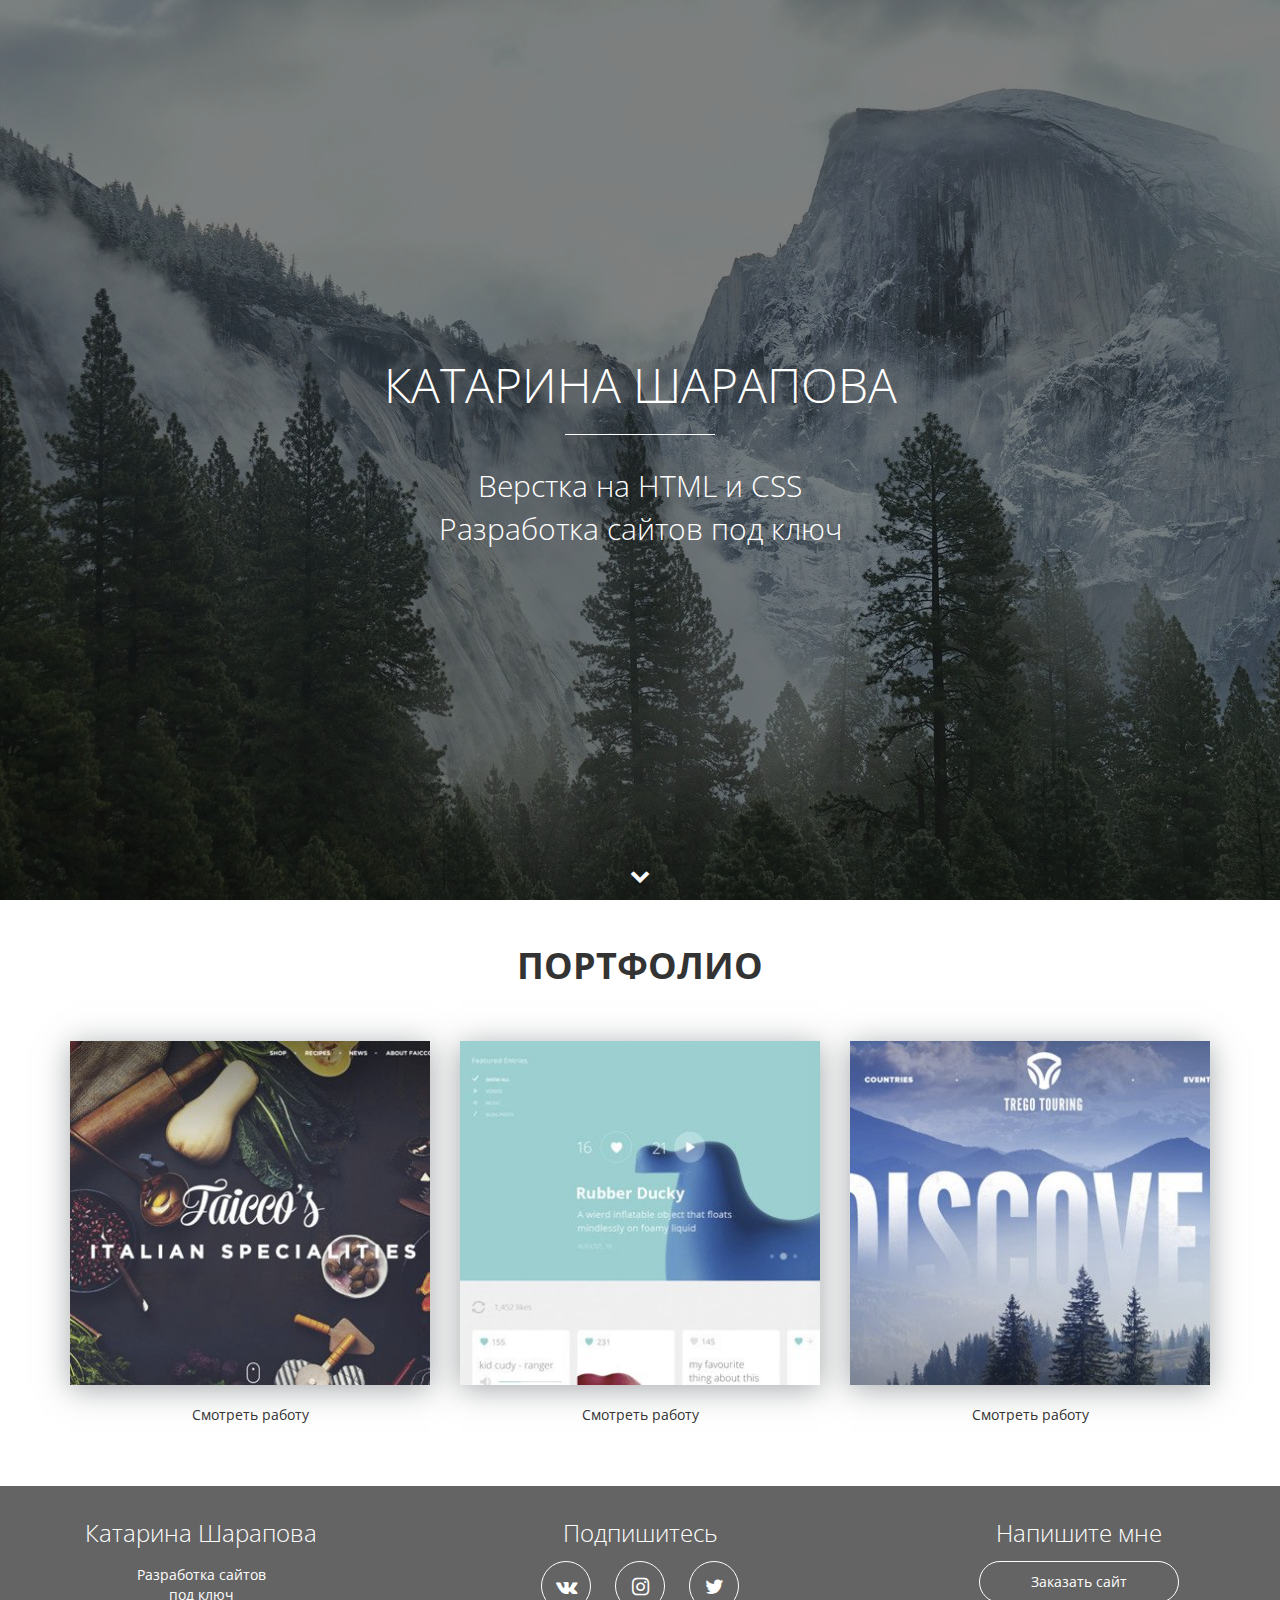
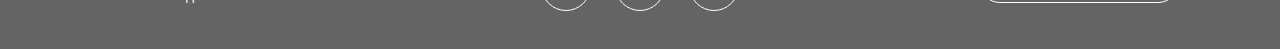
<file: index.html>
<!DOCTYPE html>
<html lang="ru">
  <head>
    <meta charset="utf-8">
    <meta http-equiv="X-UA-Compatible" content="IE=edge">
    <meta name="viewport" content="width=device-width, initial-scale=1">
    <meta property="og:url" content="">
    <meta property="og:type" content="website">
    <meta property="og:title" content="Катарина Шарапова - верстка сайтов на HTML и CSS">
    <meta property="og:image" content="">
    <meta property="og:description" content="Закажите разработку сайта без посредников">
    <meta property="og:site_name" content="Портфолио верстальщика">
    <meta property="article:author" content="Катарина Шарапова">
    <title>Катарина Шарапова - Портфолио</title>
    <link href="https://fonts.googleapis.com/css?family=Open+Sans:400,700&amp;subset=cyrillic" rel="stylesheet">
    <link rel="stylesheet" href="css/fontello.css">
    <link rel="stylesheet" href="css/fontello-embedded.css">
    <link href="css/bootstrap.min.css" rel="stylesheet">
    <link href="css/style.css" rel="stylesheet">
    <link rel="shortcut icon" type="image/x-icon" href="favicon.ico">
    <!--[if lt IE 9]>
      <script src="https://oss.maxcdn.com/html5shiv/3.7.3/html5shiv.min.js"></script>
      <script src="https://oss.maxcdn.com/respond/1.4.2/respond.min.js"></script>
    <![endif]-->
  </head>
  <body>
    <div class="main">
    <div class="main-overlay"></div>
      <div class="wrapper">
        <div class="main-header">
        <h1>Катарина Шарапова</h1>
        <div class="main-line"></div>
        <p>Верстка на HTML и CSS<br>Разработка сайтов под ключ</p>
      </div>
      </div>
      <a class = "main-down slowly" href="#portfolio"><i class="icon-down"></i></a>
    </div>

    <div class="portfolio" id = "portfolio">
      <div class="container">
        <h2 class="section-header">Портфолио</h2>
        <div class="row">
          <div class="col-md-4">
            <div class="portfolio-block">
            <img src="img/portfolio/1.jpg" alt="Работа №1">
            <a data-toggle="modal" data-work = 'work-1' href="#work">Смотреть работу</a>
          </div>
          </div>
          <div class="col-md-4">
            <div class="portfolio-block">
            <img src="img/portfolio/2.jpg" alt="Работа №2">
            <a data-toggle="modal" data-work = 'work-2' href="#work">Смотреть работу</a>
          </div>
          </div>
          <div class="col-md-4">
            <div class="portfolio-block">
            <img src="img/portfolio/3.jpg" alt="Работа №3">
            <a data-toggle="modal" data-work = 'work-3' href="#work">Смотреть работу</a>
          </div>
          </div>
        </div>
      </div>
    </div>

    <div class="footer">
     <div class="container">
        <div class="row">
        <div class="col-md-3">
          <strong>Катарина Шарапова</strong>
          <p>Разработка сайтов<br>под ключ</p>
        </div>
        <div class="col-md-6">
          <strong>Подпишитесь</strong>
          <div class="social-links">
            <a href="#"><i class="icon-vk"></i></a>
            <a href="#"><i class="icon-instagram"></i></a>
            <a href="#"><i class="icon-twitter"></i></a>
          </div>
        </div>
        <div class="col-md-3">
          <strong>Напишите мне</strong>
          <a href="#" class="offer-btn">Заказать сайт</a>
        </div>
      </div>
     </div>
    </div>

    <!-- Всплывающие окна -->
    <div class="modal fade" id="work" role="dialog">
    <div class="modal-dialog" role="document">
      <div class="modal-content">
        <div class="modal-header">
          <button type="button" class="close" data-dismiss="modal" aria-label="Close"><span aria-hidden="true">&times;</span></button>
          <h4 class="modal-title">Описание проекта</h4>
        </div>
        <div class="modal-body">
          
        </div>
      </div>
    </div>
  </div>

    <!-- jQuery (necessary for Bootstrap's JavaScript plugins) -->
    <script src="js/jquery-3.1.1.min.js"></script>
    <script src="js/bootstrap.min.js"></script>

    <script>
      $(function(){
        var link = $('.portfolio-block a');
        console.log('link')
        link.on('click', function(event){
          var work = $(this).attr('data-work');
          // console.log(work);
          var modal = $('.modal');
          modal.find('.modal-body').load(work+'.html');
        });
      });
    </script>
    <script>
      $(function(){
        $('.slowly').on('click', function(event){
          event.preventDefault();
          var id = $(this).attr('href'),
          top = $(id).offset().top;
          $('body,html').animate({scrollTop:top}, 1500);
        });
      });
    </script>
  </body>
</html>
</file>
<file: css/fontello.css>
@font-face {
  font-family: 'fontello';
  src: url('../font/fontello.eot?19341508');
  src: url('../font/fontello.eot?19341508#iefix') format('embedded-opentype'),
       url('../font/fontello.woff2?19341508') format('woff2'),
       url('../font/fontello.woff?19341508') format('woff'),
       url('../font/fontello.ttf?19341508') format('truetype'),
       url('../font/fontello.svg?19341508#fontello') format('svg');
  font-weight: normal;
  font-style: normal;
}
/* Chrome hack: SVG is rendered more smooth in Windozze. 100% magic, uncomment if you need it. */
/* Note, that will break hinting! In other OS-es font will be not as sharp as it could be */
/*
@media screen and (-webkit-min-device-pixel-ratio:0) {
  @font-face {
    font-family: 'fontello';
    src: url('../font/fontello.svg?19341508#fontello') format('svg');
  }
}
*/
 
 [class^="icon-"]:before, [class*=" icon-"]:before {
  font-family: "fontello";
  font-style: normal;
  font-weight: normal;
  speak: none;
 
  display: inline-block;
  text-decoration: inherit;
  width: 1em;
  margin-right: .2em;
  text-align: center;
  /* opacity: .8; */
 
  /* For safety - reset parent styles, that can break glyph codes*/
  font-variant: normal;
  text-transform: none;
 
  /* fix buttons height, for twitter bootstrap */
  line-height: 1em;
 
  /* Animation center compensation - margins should be symmetric */
  /* remove if not needed */
  margin-left: .2em;
 
  /* you can be more comfortable with increased icons size */
  /* font-size: 120%; */
 
  /* Font smoothing. That was taken from TWBS */
  -webkit-font-smoothing: antialiased;
  -moz-osx-font-smoothing: grayscale;
 
  /* Uncomment for 3D effect */
  /* text-shadow: 1px 1px 1px rgba(127, 127, 127, 0.3); */
}
 
.icon-down:before { content: '\e800'; } /* '' */
.icon-twitter:before { content: '\f099'; } /* '' */
.icon-instagram:before { content: '\f16d'; } /* '' */
.icon-vk:before { content: '\f189'; } /* '' */
</file>
<file: css/fontello-embedded.css>
@font-face {
  font-family: 'fontello';
  src: url('../font/fontello.eot?54266121');
  src: url('../font/fontello.eot?54266121#iefix') format('embedded-opentype'),
       url('../font/fontello.svg?54266121#fontello') format('svg');
  font-weight: normal;
  font-style: normal;
}
@font-face {
  font-family: 'fontello';
  src: url('[data-uri]') format('woff'),
       url('[data-uri]') format('truetype');
}
/* Chrome hack: SVG is rendered more smooth in Windozze. 100% magic, uncomment if you need it. */
/* Note, that will break hinting! In other OS-es font will be not as sharp as it could be */
/*
@media screen and (-webkit-min-device-pixel-ratio:0) {
  @font-face {
    font-family: 'fontello';
    src: url('../font/fontello.svg?54266121#fontello') format('svg');
  }
}
*/
 
 [class^="icon-"]:before, [class*=" icon-"]:before {
  font-family: "fontello";
  font-style: normal;
  font-weight: normal;
  speak: none;
 
  display: inline-block;
  text-decoration: inherit;
  width: 1em;
  margin-right: .2em;
  text-align: center;
  /* opacity: .8; */
 
  /* For safety - reset parent styles, that can break glyph codes*/
  font-variant: normal;
  text-transform: none;
     
  /* fix buttons height, for twitter bootstrap */
  line-height: 1em;
 
  /* Animation center compensation - margins should be symmetric */
  /* remove if not needed */
  margin-left: .2em;
 
  /* you can be more comfortable with increased icons size */
  /* font-size: 120%; */
 
  /* Uncomment for 3D effect */
  /* text-shadow: 1px 1px 1px rgba(127, 127, 127, 0.3); */
}
.icon-down:before { content: '\e800'; } /* '' */
.icon-twitter:before { content: '\f099'; } /* '' */
.icon-instagram:before { content: '\f16d'; } /* '' */
.icon-vk:before { content: '\f189'; } /* '' */
</file>
<file: css/style.css>
body{
	font-family: 'Open Sans', sans-serif;
}
html{
	font-size:10px;
}
a:focus{
	outline: none;
	text-decoration: none;
}
.wrapper{
	display: table-cell;
	vertical-align: middle;
}
.main{
	position: relative;
	display: table;
	width: 100%;
	text-align: center;
	color:#fff;
	height: 100vh;
	background: #000 url(../img/main-bg.jpg) center center no-repeat;
}
.main-overlay{
	z-index: 1;
	position: absolute;
	width: 100%;
	height: 100%;
	background-color: rgba(0,0,0,0.5)

}
.main-header{
	z-index:2;
	position: relative;
}
.main h1{
	margin-bottom: 1.4rem;
	font-weight: 300;
	text-transform: uppercase;
	font-size:4.8rem;
}
.main p{
	font-size:3rem;
	font-weight: 300;
}
.main-line{
	width: 150px;
	height: 1px;
	background-color: #fff;
	margin: 0 auto;
}
.main-down{
	position: absolute;
	display: inline-block;
	font-size: 2rem;
	bottom: 0;
	color:#fff;
	width: 5rem;
	height: 5rem;
	line-height: 5rem;
	left:50%;
	margin-left:-2.5rem;
	z-index: 4;
	border-radius: 50%;
	border:1px solid transparent;
	transition: .2s;
}
.main-down:hover{
	color:#fff;
	border:1px solid #fff;
}
/*Секция с портфолио*/
.portfolio{
	padding: 1rem 0;
	text-align: center;
}
.section-header{
	text-align: center;
	text-transform: uppercase;
	font-weight: 700;
	font-size: 3.6rem;
	margin-bottom: 5rem;
} 
.portfolio img{
	width: 100%;
	max-width: 360px;
	box-shadow: 0px 4px 29px 0px rgba(87, 92, 97, 0.54);
}
.portfolio a{
	display: block;
	margin: 2rem auto 5rem;
	width: 17rem;
	color:#333;
	border-bottom:1px solid transparent;
}
.portfolio a:hover{
	text-decoration: none;
	border-bottom:1px dotted #333;
}
/*Секция - подвал*/
.footer{
	text-align: center;
	background-color: #646464;
	color:#fff;
	padding: 3rem 0;
} 
.footer strong{
	font-weight: 300;
	font-size: 2.4rem;
}
.social-links{
	margin-top: 1rem;
}
.social-links a{
	display: inline-block;
	width: 5rem;
	height: 5rem;
	line-height: 5rem;
	color:#fff;
	border: 1px solid #fff;
	border-radius: 50%;
	margin-left: 1rem;
	margin-right: 1rem;
	font-size: 2rem;
	transition: .2s;
}
.social-links a:hover{
	background-color: #fff;
	color: #646464;
}
.offer-btn{
	display: block;
	width: 80%;
	max-width:200px;
	margin: 1rem auto;
	border:1px solid #fff;
	padding-top: 1rem;
	padding-bottom: 1rem;
	color: #fff;
	border-radius: 100px;
	transition: .2s;
	text-decoration: none;
}
.offer-btn:hover{
	background-color: #fff;
	color: #646464;
}
.modal img{
	width: 100%;
}
.close{
	position: absolute;
	right: 2rem;
	top:1rem;
	background-color: transparent;
	border:none;
	font-size: 2.5rem;
}
.modal-title{
	font-weight: 700;
	font-size:2rem;
}
.modal-btn{
	display: inline-block;
	padding: 10px 20px;
	border: 1px solid #333;
	border-radius: 5px;
	color: #333;
}
.modal-btn:hover{
	background-color: #333;
	color:#fff;
	text-decoration: none;
}
@media(min-width:0px) and (max-width:767px){
	html{
		font-size: 7px;
	}
	.footer strong{
		margin: 3rem 0 2rem;
		display: inline-block;
	}
	.social-links a{
		font-size:1.5rem;
	}
}

@media(min-width:768px) and (max-width:991px){
	.footer strong{
		margin: 3rem 0 2rem;
		display: inline-block;
	}
}
</file>
